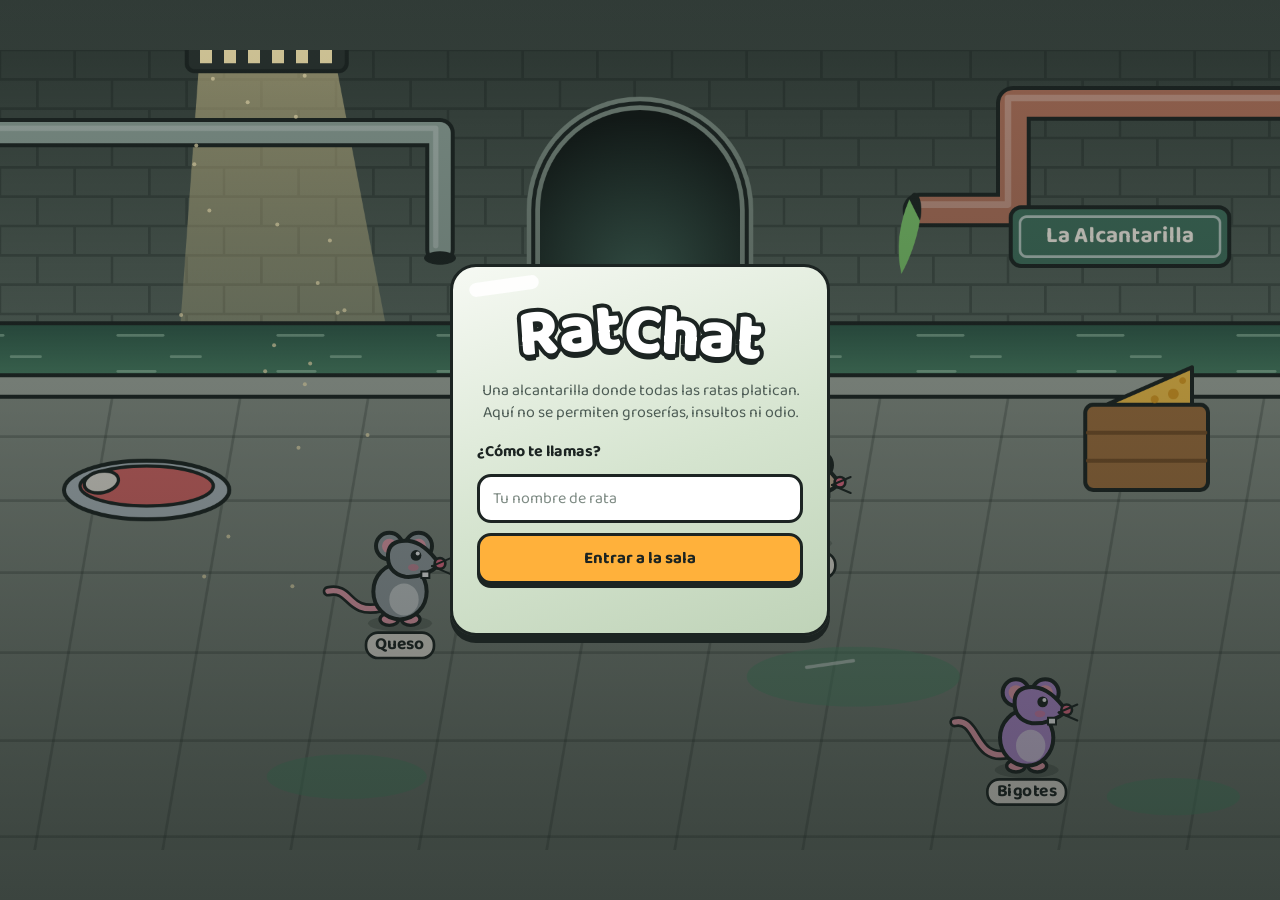
<file: cliente-web/index.html>
<!doctype html>
<html lang="es">
<head>
  <meta charset="utf-8">
  <meta name="viewport" content="width=device-width, initial-scale=1, viewport-fit=cover, interactive-widget=resizes-content">
  <meta name="theme-color" content="#26302c">
  <title>RatChat</title>
  <meta name="description" content="RatChat: un chat en la alcantarilla donde las ratas platican sin groserías.">
  <link rel="icon" type="image/svg+xml" href="img/favicon.svg">
  <link rel="icon" type="image/png" sizes="32x32" href="img/icono-32.png">
  <link rel="icon" type="image/png" sizes="16x16" href="img/icono-16.png">
  <link rel="shortcut icon" href="favicon.ico">
  <link rel="apple-touch-icon" href="img/apple-touch-icon.png">
  <link rel="manifest" href="site.webmanifest">
  <link rel="preconnect" href="https://fonts.googleapis.com">
  <link rel="preconnect" href="https://fonts.gstatic.com" crossorigin>
  <link href="https://fonts.googleapis.com/css2?family=Baloo+2:wght@500;700;800&display=swap" rel="stylesheet">
  <link rel="stylesheet" href="css/estilos.css">
</head>
<body>
  <div id="app">
    <canvas id="escena" aria-label="Sala del juego. Toca o da clic para caminar."></canvas>

    <!-- Pantalla de entrada -->
    <section id="pantalla-entrada" class="capa">
      <form id="form-entrada" class="tapa" autocomplete="off">
        <h1 class="titulo"><span>Rat</span><span>Chat</span></h1>
        <p class="lema">Una alcantarilla donde todas las ratas platican. Aquí no se permiten groserías, insultos ni odio.</p>
        <label for="campo-nombre">¿Cómo te llamas?</label>
        <input id="campo-nombre" name="nombre" maxlength="15" minlength="2" required
               placeholder="Tu nombre de rata" enterkeyhint="go" autocapitalize="words">
        <p id="error-entrada" class="error" role="alert" hidden></p>
        <button id="boton-entrar" class="boton boton-principal" type="submit">Entrar a la sala</button>
        <p id="estado-conexion" class="estado" aria-live="polite"></p>
      </form>
    </section>

    <!-- Interfaz dentro del juego -->
    <section id="hud" hidden>
      <div class="hud-arriba">
        <div class="placa">
          <strong>La Alcantarilla</strong>
          <span id="conectados">1 en la sala</span>
        </div>
        <div class="placa advertencias" title="Advertencias: a la tercera te banean">
          <span class="etiqueta-adv">Advertencias</span>
          <span class="cristales" id="cristales" aria-label="0 de 3 advertencias">
            <i></i><i></i><i></i>
          </span>
        </div>
      </div>

      <aside id="panel-chat" class="placa">
        <button id="boton-historial" class="cabecera-chat" type="button" aria-expanded="false" aria-controls="lista-chat">
          <span>Chat de la sala <small class="nota-chat" id="nota-chat">· se borra a los 5 min</small></span>
          <span class="flecha" aria-hidden="true"></span>
        </button>
        <ol id="lista-chat" aria-live="polite"></ol>
      </aside>

      <form id="form-chat" class="barra-chat" autocomplete="off">
        <input id="campo-chat" maxlength="120" placeholder="Escribe algo para todos…" enterkeyhint="send" aria-label="Mensaje">
        <button class="boton boton-principal" type="submit">Enviar</button>
      </form>
      <p id="aviso" class="aviso" role="status" hidden></p>
    </section>

    <!-- Advertencia -->
    <div id="modal-advertencia" class="fondo-modal" hidden>
      <div class="modal" role="alertdialog" aria-modal="true" aria-labelledby="adv-titulo" aria-describedby="adv-texto">
        <div class="icono-modal grieta" aria-hidden="true"></div>
        <h2 id="adv-titulo">Ese mensaje no está permitido</h2>
        <p id="adv-texto">Lo censuramos en el chat de todos.</p>
        <p class="contador" id="adv-contador"></p>
        <button id="cerrar-advertencia" class="boton boton-principal" type="button">Entendido</button>
      </div>
    </div>

    <!-- Baneo -->
    <div id="modal-baneo" class="fondo-modal" hidden>
      <div class="modal modal-baneo" role="alertdialog" aria-modal="true" aria-labelledby="ban-titulo" aria-describedby="ban-texto">
        <div class="icono-modal roto" aria-hidden="true"></div>
        <h2 id="ban-titulo">Has sido baneado</h2>
        <p id="ban-texto"></p>
        <button id="otro-usuario" class="boton boton-principal" type="button">Entrar con otro usuario</button>
      </div>
    </div>
  </div>

  <script src="js/config.js"></script>
  <script src="js/escena.js"></script>
  <script src="js/juego.js"></script>
</body>
</html>
</file>
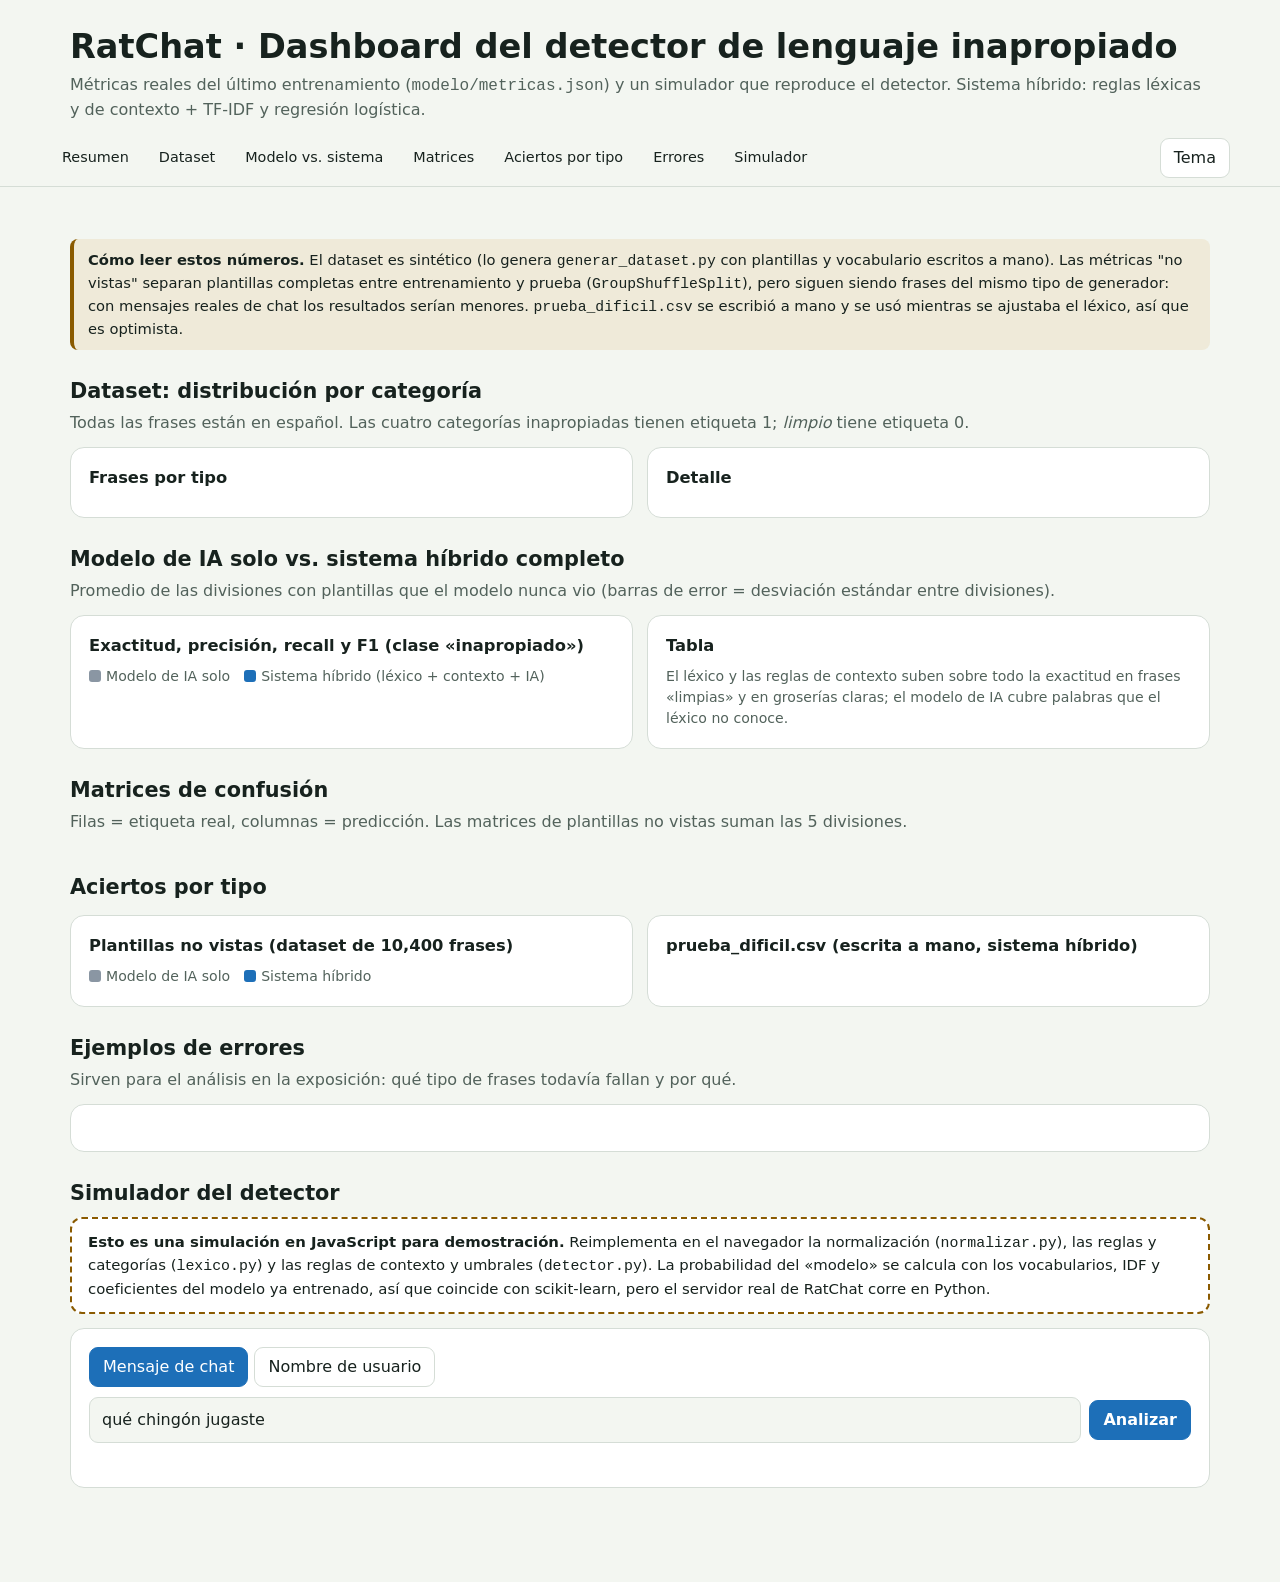
<file: servidor/dashboard_plantilla.html>
<!doctype html>
<html lang="es">
<head>
<meta charset="utf-8">
<meta name="viewport" content="width=device-width, initial-scale=1">
<title>RatChat · Dashboard del detector</title>
<link rel="icon" href="data:image/svg+xml,%3Csvg xmlns='http://www.w3.org/2000/svg' viewBox='0 0 64 64'%3E%3Crect width='64' height='64' rx='14' fill='%231c2422'/%3E%3Ccircle cx='20' cy='24' r='10' fill='%235fa8e8'/%3E%3Ccircle cx='38' cy='24' r='10' fill='%235fa8e8'/%3E%3Cpath d='M12 36 Q14 22 32 24 Q44 26 56 40 Q44 52 28 50 Q10 48 12 36Z' fill='%235fa8e8'/%3E%3Ccircle cx='31' cy='34' r='4' fill='%231c2422'/%3E%3C/svg%3E">
<style>
:root{
  --fondo:#f3f6f1; --panel:#ffffff; --texto:#17221e; --suave:#52625b; --linea:#d5ddd6;
  --acento:#1d6fb8; --acento-t:#ffffff; --ok:#1f7a4d; --mal:#b3372b; --aviso:#8a5a00;
  --c-limpio:#2a9d8f; --c-insulto:#c44536; --c-groseria:#d08a1c; --c-odio:#7b4fb5; --c-amenaza:#1d4e89;
  --modelo:#8a96a3; --sistema:#1d6fb8;
  --calor:29,111,184;
}
@media (prefers-color-scheme:dark){
  :root:not([data-tema="claro"]){
    --fondo:#101815; --panel:#18231f; --texto:#e8f0ec; --suave:#a2b3ab; --linea:#2c3b35;
    --acento:#5fa8e8; --acento-t:#0c1511; --ok:#58c48e; --mal:#ff8b7e; --aviso:#ffc15a;
    --c-limpio:#3cc3b2; --c-insulto:#ff7f6e; --c-groseria:#f1b24f; --c-odio:#b690f0; --c-amenaza:#6aa7f0;
    --modelo:#7f8d9a; --sistema:#5fa8e8; --calor:95,168,232;
  }
}
:root[data-tema="oscuro"]{
  --fondo:#101815; --panel:#18231f; --texto:#e8f0ec; --suave:#a2b3ab; --linea:#2c3b35;
  --acento:#5fa8e8; --acento-t:#0c1511; --ok:#58c48e; --mal:#ff8b7e; --aviso:#ffc15a;
  --c-limpio:#3cc3b2; --c-insulto:#ff7f6e; --c-groseria:#f1b24f; --c-odio:#b690f0; --c-amenaza:#6aa7f0;
  --modelo:#7f8d9a; --sistema:#5fa8e8; --calor:95,168,232;
}
*{box-sizing:border-box}
html{scroll-behavior:smooth}
body{margin:0;background:var(--fondo);color:var(--texto);font:16px/1.5 system-ui,-apple-system,"Segoe UI",Roboto,Arial,sans-serif}
a{color:var(--acento)}
header.cab{padding:28px 20px 8px;max-width:1180px;margin:0 auto}
h1{font-size:clamp(1.5rem,3vw,2.1rem);margin:0 0 6px;line-height:1.15}
h2{font-size:1.3rem;margin:0 0 4px}
h3{font-size:1.02rem;margin:0 0 8px}
.sub{color:var(--suave);margin:0}
nav.menu{position:sticky;top:0;z-index:5;background:var(--fondo);border-bottom:1px solid var(--linea);padding:8px 20px}
nav.menu .in{max-width:1180px;margin:0 auto;display:flex;gap:6px;flex-wrap:wrap;align-items:center}
nav.menu a{padding:5px 11px;border-radius:999px;text-decoration:none;color:var(--texto);font-size:.9rem;border:1px solid transparent}
nav.menu a:hover{border-color:var(--linea);background:var(--panel)}
nav.menu button{margin-left:auto}
main{max-width:1180px;margin:0 auto;padding:12px 20px 60px}
section.bloque{margin-top:26px}
.panel{background:var(--panel);border:1px solid var(--linea);border-radius:14px;padding:18px}
.rejilla{display:grid;gap:14px}
.g4{grid-template-columns:repeat(auto-fit,minmax(200px,1fr))}
.g2{grid-template-columns:repeat(auto-fit,minmax(340px,1fr))}
.g3{grid-template-columns:repeat(auto-fit,minmax(300px,1fr))}
.kpi .n{font-size:2rem;font-weight:700;line-height:1.1}
.kpi .t{color:var(--suave);font-size:.9rem}
.nota{color:var(--suave);font-size:.88rem;margin:8px 0 0}
.aviso-caja{border-left:4px solid var(--aviso);background:rgba(200,150,40,.12);padding:10px 14px;border-radius:8px;font-size:.92rem}
button,.chip{font:inherit;cursor:pointer}
button{border:1px solid var(--linea);background:var(--panel);color:var(--texto);padding:7px 13px;border-radius:9px}
button.primario{background:var(--acento);color:var(--acento-t);border-color:var(--acento);font-weight:600}
button:focus-visible,input:focus-visible,a:focus-visible{outline:3px solid var(--acento);outline-offset:2px}
.tabs{display:flex;gap:6px;flex-wrap:wrap;margin:0 0 10px}
.tabs button[aria-pressed="true"]{background:var(--acento);color:var(--acento-t);border-color:var(--acento)}
svg text{fill:var(--texto);font-family:inherit}
svg .suave{fill:var(--suave)}
.leyenda{display:flex;gap:14px;flex-wrap:wrap;font-size:.88rem;color:var(--suave);margin:6px 0 0}
.leyenda i{display:inline-block;width:12px;height:12px;border-radius:3px;margin-right:5px;vertical-align:-1px}
table.tabla{border-collapse:collapse;width:100%;font-size:.92rem}
table.tabla th,table.tabla td{padding:6px 8px;border-bottom:1px solid var(--linea);text-align:left}
table.tabla td.num,table.tabla th.num{text-align:right;font-variant-numeric:tabular-nums}
.matriz{display:grid;grid-template-columns:auto 1fr 1fr;gap:4px;font-size:.9rem;align-items:stretch}
.matriz .eti{color:var(--suave);padding:4px 6px;display:flex;align-items:center;justify-content:center;text-align:center;font-size:.82rem}
.celda{border-radius:8px;padding:12px 6px;text-align:center;border:1px solid var(--linea)}
.celda b{display:block;font-size:1.25rem;font-variant-numeric:tabular-nums}
.celda span{font-size:.8rem;color:var(--suave)}
.lista-err{list-style:none;margin:0;padding:0;max-height:340px;overflow:auto}
.lista-err li{padding:7px 4px;border-bottom:1px solid var(--linea);font-size:.92rem;display:flex;gap:10px;flex-wrap:wrap;align-items:baseline}
.etq{font-size:.76rem;padding:1px 8px;border-radius:999px;border:1px solid var(--linea);color:var(--suave);white-space:nowrap}
.mono{font-family:ui-monospace,SFMono-Regular,Menlo,Consolas,monospace}
/* simulador */
.sim-banda{background:var(--panel);border:2px dashed var(--aviso);border-radius:12px;padding:12px 16px;margin:8px 0 14px;font-size:.93rem}
.sim-form{display:flex;gap:8px;flex-wrap:wrap;align-items:center}
.sim-form input[type=text]{flex:1 1 280px;min-width:0;padding:10px 12px;font:inherit;border-radius:9px;border:1px solid var(--linea);background:var(--fondo);color:var(--texto)}
.chips{display:flex;gap:6px;flex-wrap:wrap;margin:10px 0}
.chip{border:1px solid var(--linea);background:var(--fondo);padding:3px 11px;border-radius:999px;font-size:.86rem}
.chip:hover{border-color:var(--acento)}
ol.pasos{list-style:none;margin:16px 0 0;padding:0;display:grid;gap:10px}
ol.pasos>li{background:var(--panel);border:1px solid var(--linea);border-radius:12px;padding:12px 14px;display:grid;grid-template-columns:34px 1fr;gap:10px}
ol.pasos .nro{width:30px;height:30px;border-radius:50%;background:var(--acento);color:var(--acento-t);display:flex;align-items:center;justify-content:center;font-weight:700}
ol.pasos h4{margin:0 0 4px;font-size:.98rem}
ol.pasos p{margin:2px 0;font-size:.92rem}
.tok{display:inline-block;margin:2px 4px 2px 0;padding:2px 8px;border-radius:7px;border:1px solid var(--linea);font-size:.88rem}
.tok.m-groseria,.tok.m-insulto,.tok.m-odio,.tok.m-amenaza{font-weight:600}
.tok.m-groseria{border-color:var(--c-groseria);background:color-mix(in srgb,var(--c-groseria) 18%,transparent)}
.tok.m-insulto{border-color:var(--c-insulto);background:color-mix(in srgb,var(--c-insulto) 18%,transparent)}
.tok.m-odio{border-color:var(--c-odio);background:color-mix(in srgb,var(--c-odio) 18%,transparent)}
.tok.m-amenaza{border-color:var(--c-amenaza);background:color-mix(in srgb,var(--c-amenaza) 18%,transparent)}
.res-final{font-size:1.05rem}
.censurado{font-size:1.25rem;font-weight:600;word-break:break-word}
.barra{position:relative;height:18px;border-radius:9px;background:var(--linea);overflow:visible;margin:12px 0 22px}
.barra .rel{position:absolute;left:0;top:0;bottom:0;border-radius:9px;background:var(--acento)}
.barra .marca{position:absolute;top:-5px;bottom:-5px;width:2px;background:var(--texto)}
.barra .marca span{position:absolute;top:26px;left:50%;transform:translateX(-50%);font-size:.74rem;color:var(--suave);white-space:nowrap}
.veredicto{display:inline-block;padding:3px 12px;border-radius:999px;font-weight:700;font-size:.92rem}
.v-ok{background:color-mix(in srgb,var(--ok) 20%,transparent);color:var(--ok);border:1px solid var(--ok)}
.v-mal{background:color-mix(in srgb,var(--mal) 18%,transparent);color:var(--mal);border:1px solid var(--mal)}
footer{max-width:1180px;margin:0 auto;padding:0 20px 40px;color:var(--suave);font-size:.86rem}
.sr{position:absolute;left:-9999px}
@media (max-width:560px){ol.pasos>li{grid-template-columns:1fr}}
</style>
</head>
<body>
<header class="cab">
  <h1>RatChat · Dashboard del detector de lenguaje inapropiado</h1>
  <p class="sub">Métricas reales del último entrenamiento (<span class="mono">modelo/metricas.json</span>) y un simulador que reproduce el detector. Sistema híbrido: reglas léxicas y de contexto + TF-IDF y regresión logística.</p>
</header>
<nav class="menu" aria-label="Secciones"><div class="in">
  <a href="#resumen">Resumen</a><a href="#dataset">Dataset</a><a href="#comparativa">Modelo vs. sistema</a>
  <a href="#confusion">Matrices</a><a href="#tipos">Aciertos por tipo</a><a href="#errores">Errores</a><a href="#simulador">Simulador</a>
  <button id="btn-tema" type="button" title="Cambiar entre tema claro y oscuro">Tema</button>
</div></nav>
<main>
  <section class="bloque" id="resumen"><div class="rejilla g4" id="kpis"></div>
    <p class="aviso-caja" style="margin-top:14px"><b>Cómo leer estos números.</b> El dataset es sintético (lo genera <span class="mono">generar_dataset.py</span> con plantillas y vocabulario escritos a mano). Las métricas "no vistas" separan plantillas completas entre entrenamiento y prueba (<span class="mono">GroupShuffleSplit</span>), pero siguen siendo frases del mismo tipo de generador: con mensajes reales de chat los resultados serían menores. <span class="mono">prueba_dificil.csv</span> se escribió a mano y se usó mientras se ajustaba el léxico, así que es optimista.</p>
  </section>

  <section class="bloque" id="dataset">
    <h2>Dataset: distribución por categoría</h2>
    <p class="sub">Todas las frases están en español. Las cuatro categorías inapropiadas tienen etiqueta 1; <i>limpio</i> tiene etiqueta 0.</p>
    <div class="rejilla g2" style="margin-top:12px">
      <div class="panel"><h3>Frases por tipo</h3><div id="g-dataset"></div></div>
      <div class="panel"><h3>Detalle</h3><div id="t-dataset"></div></div>
    </div>
  </section>

  <section class="bloque" id="comparativa">
    <h2>Modelo de IA solo vs. sistema híbrido completo</h2>
    <p class="sub">Promedio de las divisiones con plantillas que el modelo nunca vio (barras de error = desviación estándar entre divisiones).</p>
    <div class="rejilla g2" style="margin-top:12px">
      <div class="panel"><h3>Exactitud, precisión, recall y F1 (clase «inapropiado»)</h3><div id="g-comparativa"></div>
        <div class="leyenda"><span><i style="background:var(--modelo)"></i>Modelo de IA solo</span><span><i style="background:var(--sistema)"></i>Sistema híbrido (léxico + contexto + IA)</span></div></div>
      <div class="panel"><h3>Tabla</h3><div id="t-comparativa"></div>
        <p class="nota">El léxico y las reglas de contexto suben sobre todo la exactitud en frases «limpias» y en groserías claras; el modelo de IA cubre palabras que el léxico no conoce.</p></div>
    </div>
  </section>

  <section class="bloque" id="confusion">
    <h2>Matrices de confusión</h2>
    <p class="sub">Filas = etiqueta real, columnas = predicción. Las matrices de plantillas no vistas suman las 5 divisiones.</p>
    <div class="rejilla g3" style="margin-top:12px" id="matrices"></div>
  </section>

  <section class="bloque" id="tipos">
    <h2>Aciertos por tipo</h2>
    <div class="rejilla g2" style="margin-top:12px">
      <div class="panel"><h3>Plantillas no vistas (dataset de 10,400 frases)</h3><div id="g-tipos"></div>
        <div class="leyenda"><span><i style="background:var(--modelo)"></i>Modelo de IA solo</span><span><i style="background:var(--sistema)"></i>Sistema híbrido</span></div></div>
      <div class="panel"><h3>prueba_dificil.csv (escrita a mano, sistema híbrido)</h3><div id="g-dificil"></div>
        <p class="nota" id="n-dificil"></p></div>
    </div>
  </section>

  <section class="bloque" id="errores">
    <h2>Ejemplos de errores</h2>
    <p class="sub">Sirven para el análisis en la exposición: qué tipo de frases todavía fallan y por qué.</p>
    <div class="panel" style="margin-top:12px">
      <div class="tabs" id="tabs-err"></div>
      <ul class="lista-err" id="lista-err"></ul>
    </div>
  </section>

  <section class="bloque" id="simulador">
    <h2>Simulador del detector</h2>
    <div class="sim-banda"><b>Esto es una simulación en JavaScript para demostración.</b> Reimplementa en el navegador la normalización (<span class="mono">normalizar.py</span>), las reglas y categorías (<span class="mono">lexico.py</span>) y las reglas de contexto y umbrales (<span class="mono">detector.py</span>). La probabilidad del «modelo» se calcula con los vocabularios, IDF y coeficientes del modelo ya entrenado, así que coincide con scikit-learn, pero el servidor real de RatChat corre en Python.</div>
    <div class="panel">
      <div class="tabs" role="group" aria-label="Qué probar"><button type="button" id="modo-chat" aria-pressed="true">Mensaje de chat</button><button type="button" id="modo-nombre" aria-pressed="false">Nombre de usuario</button></div>
      <form class="sim-form" id="form-sim" autocomplete="off">
        <label class="sr" for="entrada">Texto a probar</label>
        <input type="text" id="entrada" maxlength="120" placeholder="Escribe un mensaje…" value="qué chingón jugaste">
        <button class="primario" type="submit">Analizar</button>
      </form>
      <div class="chips" id="chips" aria-label="Ejemplos"></div>
      <ol class="pasos" id="pasos" aria-live="polite"></ol>
    </div>
  </section>
</main>
<footer id="pie"></footer>

<script>
const DATOS = /*__DATOS__*/null;
</script>

<script>
/* ===================== Motor del detector (réplica en JavaScript) ===================== */
const Motor = (() => {
  const D = DATOS, L = D.lexico;
  const UMBRAL_CONTEXTO = 0.5, UMBRAL_MODELO = 0.85, UMBRAL_NOMBRE = 0.85;
  const PRIORIDAD = {amenaza: 3, odio: 2, groseria: 1, insulto: 0};

  const R = {
    raiz: new RegExp(L.patron_raiz), palabra: new RegExp(L.patron_palabra), odio: new RegExp(L.patron_odio),
    contexto: new RegExp(L.patron_contexto), ingles: new RegExp(L.patron_ingles),
    fOdio: L.frases_odio.map(s => new RegExp(s, "g")),
    fAmenaza: L.frases_amenaza.map(s => new RegExp(s, "g")),
    seguros: L.seguros_amenaza.map(s => new RegExp(s)),
    fGros: L.frases_groseras.map(s => new RegExp(s, "g")),
    segurosNombre: new RegExp(L.nombres_seguros, "g"),
  };
  const NORMALES = new Set(L.normales), S_INS = new Set(L.senal_insulto), S_ANI = new Set(L.senal_animal);

  /* ---- normalizar.py ---- */
  const LEET = {"0": "o", "1": "i", "3": "e", "4": "a", "5": "s", "7": "t", "@": "a", "$": "s"};
  const quitarAcentos = t => t.normalize("NFD").replace(/\p{Mn}/gu, "");
  const LETRA = "0-9A-Za-zÀ-ÖØ-öø-ÿ@$";
  const TOKEN_RE = new RegExp(`[${LETRA}]+(?:[.\\-_*·'´\`]+[${LETRA}]+)*`, "g");
  function normalizarToken(tok) {
    let t = quitarAcentos(tok.toLowerCase());
    if (/\p{L}/u.test(t)) t = Array.from(t, c => LEET[c] ?? c).join("");
    t = t.replace(/[^a-z]/g, "");
    return t.replace(/(.)\1{2,}/g, "$1$1");
  }
  function tokenizar(texto) {
    const crudos = [];
    for (const m of texto.matchAll(TOKEN_RE)) {
      const p = normalizarToken(m[0]);
      if (p) crudos.push([p, m.index, m.index + m[0].length, m[0]]);
    }
    const salida = []; let i = 0;
    while (i < crudos.length) {
      let j = i;
      while (j < crudos.length && crudos[j][0].length === 1) j++;
      if (j - i >= 3) {
        salida.push([crudos.slice(i, j).map(c => c[0]).join(""), crudos[i][1], crudos[j - 1][2], texto.slice(crudos[i][1], crudos[j - 1][2])]);
        i = j;
      } else { salida.push(crudos[i]); i++; }
    }
    return salida;
  }

  /* ---- modelo de IA: TF-IDF (palabras 1-2 + letras 2-5) y regresión logística ---- */
  const MODELO = D.modelo;
  const indice = b => new Map(MODELO[b].terminos.map((t, i) => [t, i]));
  const IDX = {palabras: indice("palabras"), letras: indice("letras")};
  function rasgosPalabras(texto) {
    const t = texto.match(/\b\w\w+\b/g) || [], r = [];
    for (let n = 1; n <= 2; n++) for (let i = 0; i + n <= t.length; i++) r.push(t.slice(i, i + n).join(" "));
    return r;
  }
  function rasgosLetras(texto) {
    const r = [];
    for (const pal of texto.replace(/\s+/g, " ").split(" ").filter(Boolean)) {
      const w = " " + pal + " ", largo = w.length;
      for (let n = 2; n <= 5; n++) {
        let off = 0; r.push(w.slice(off, off + n));
        while (off + n < largo) { off++; r.push(w.slice(off, off + n)); }
        if (off === 0) break;
      }
    }
    return r;
  }
  function bloque(nombre, rasgos) {
    const cuenta = new Map(), idx = IDX[nombre], B = MODELO[nombre];
    for (const f of rasgos) { const i = idx.get(f); if (i !== undefined) cuenta.set(i, (cuenta.get(i) || 0) + 1); }
    let norma = 0; const v = [];
    for (const [i, c] of cuenta) { const x = (1 + Math.log(c)) * B.idf[i]; v.push([i, x]); norma += x * x; }
    norma = Math.sqrt(norma);
    return norma === 0 ? [] : v.map(([i, x]) => ({termino: B.terminos[i], aporte: B.coef[i] * x / norma, tipo: nombre}));
  }
  function modelo(textoNormalizado) {
    const aportes = [...bloque("palabras", rasgosPalabras(textoNormalizado)), ...bloque("letras", rasgosLetras(textoNormalizado))];
    const z = aportes.reduce((s, a) => s + a.aporte, MODELO.intercepto);
    aportes.sort((a, b) => b.aporte - a.aporte);
    return {probabilidad: 1 / (1 + Math.exp(-z)), logit: z, aportes};
  }

  /* ---- lexico.py ---- */
  const esGroseria = p => !NORMALES.has(p) && (R.raiz.test(p) || R.palabra.test(p));
  const esIngles = p => R.ingles.test(p);
  const esOdio = p => R.odio.test(p);
  const esContexto = p => R.contexto.test(p);
  function contextoInsulto(palabras, i) {
    if (palabras.some(p => S_ANI.has(p))) return false;
    return palabras.slice(Math.max(0, i - 3), i).some(p => S_INS.has(p));
  }
  function coincidencias(regs, plano) {
    const out = [];
    for (const r of regs) { r.lastIndex = 0; for (const m of plano.matchAll(r)) out.push({inicio: m.index, fin: m.index + m[0].length, texto: m[0], patron: r.source}); }
    return out;
  }
  const fraseAmenaza = plano => R.seguros.some(r => r.test(plano)) ? [] : coincidencias(R.fAmenaza, plano);

  /* ---- detector.py: analizar ---- */
  function analizar(texto) {
    texto = texto || "";
    const toks = tokenizar(texto), palabras = toks.map(t => t[0]), plano = palabras.join(" ");
    const mod = modelo(plano), prob = mod.probabilidad;
    const marcados = new Map(), razones = [];
    const marcar = (i, cat, razon) => {
      if (!marcados.has(i) || PRIORIDAD[cat] > PRIORIDAD[marcados.get(i)]) marcados.set(i, cat);
      razones.push({indice: i, categoria: cat, razon});
    };
    // 1) palabras sueltas
    palabras.forEach((p, i) => {
      if (esOdio(p)) marcar(i, "odio", "palabra de odio del léxico");
      else if (esGroseria(p)) marcar(i, "groseria", "grosería del léxico");
      else if (esIngles(p)) marcar(i, "groseria", "grosería (léxico en inglés)");
    });
    // 2) frases
    const pos = []; let c = 0; palabras.forEach(p => { pos.push([c, c + p.length]); c += p.length + 1; });
    const tokensDe = m => pos.map((r, i) => (r[0] < m.fin && r[1] > m.inicio) ? i : -1).filter(i => i >= 0);
    const frases = [];
    for (const [cat, lista, etiqueta] of [["amenaza", fraseAmenaza(plano), "frase de amenaza"],
                                            ["odio", coincidencias(R.fOdio, plano), "frase de odio"],
                                            ["groseria", coincidencias(R.fGros, plano), "frase grosera"]]) {
      for (const m of lista) { frases.push({categoria: cat, texto: m.texto, tipo: etiqueta}); tokensDe(m).forEach(i => marcar(i, cat, `${etiqueta}: «${m.texto}»`)); }
    }
    let motivo = marcados.size ? "lexico" : "";
    // 3) palabras ambiguas (contexto)
    const contexto = [];
    palabras.forEach((p, i) => {
      if (marcados.has(i) || !esContexto(p)) return;
      const senal = contextoInsulto(palabras, i), animal = palabras.some(w => S_ANI.has(w));
      const censura = senal || (prob >= UMBRAL_CONTEXTO && !animal);
      contexto.push({palabra: p, senal, animal, censura});
      if (censura) { marcar(i, "insulto", senal ? "palabra ambigua con señal de insulto antes de ella" : "palabra ambigua y el modelo supera 0.5"); motivo = motivo || "contexto"; }
    });
    // 4) modelo sin palabra conocida
    let porModelo = false;
    if (!marcados.size && prob >= UMBRAL_MODELO && toks.length) {
      toks.forEach((_, i) => marcar(i, "insulto", "mensaje completo clasificado por el modelo (≥ 0.85)"));
      motivo = "modelo"; porModelo = true;
    }
    const resultado = {original: texto, tokens: toks, palabras, normalizado: plano, probabilidad: prob, modelo: mod,
      marcados, razones, frases, contexto, porModelo, motivo, esInapropiado: marcados.size > 0, categoria: "", censurado: texto, palabrasCensuradas: []};
    if (marcados.size) {
      resultado.categoria = [...marcados.values()].reduce((a, b) => PRIORIDAD[b] > PRIORIDAD[a] ? b : a);
      const out = Array.from(texto);   // índices UTF-16 como los de matchAll: se usa split por unidades
      const arr = texto.split("");
      for (const i of [...marcados.keys()].sort((a, b) => a - b)) {
        for (let k = toks[i][1]; k < toks[i][2]; k++) if (!/\s/.test(arr[k])) arr[k] = "*";
        resultado.palabrasCensuradas.push(texto.slice(toks[i][1], toks[i][2]));
      }
      resultado.censurado = arr.join("");
    }
    return resultado;
  }

  /* ---- detector.py: nombre_permitido ---- */
  const LEET_NOMBRE = {"0": "o", "1": "i", "3": "e", "4": "a", "5": "s", "7": "t", "@": "a", "$": "s", "!": "i"};
  function nombrePermitido(nombre) {
    const pasos = [];
    const sinAc = quitarAcentos(nombre.toLowerCase());
    let compacto = Array.from(sinAc, c => LEET_NOMBRE[c] ?? c).join("").replace(/[^a-z]/g, "");
    compacto = compacto.replace(/(.)\1{2,}/g, "$1$1");
    R.segurosNombre.lastIndex = 0;
    const sinSeguros = compacto.replace(R.segurosNombre, "");
    pasos.push({paso: "Nombre compacto (sin símbolos ni repeticiones)", valor: compacto});
    if (sinSeguros !== compacto) pasos.push({paso: "Se quitan palabras normales que contienen raíces peligrosas (lista de excepciones)", valor: sinSeguros || "(vacío)"});
    const hit = L.raices_nombre.find(r => sinSeguros.includes(r));
    if (hit) return {permitido: false, motivo: "raíz prohibida dentro del nombre", detalle: `«${hit}»`, compacto, pasos};
    const sinRep = sinSeguros.replace(/(.)\1+/g, "$1");
    const hit2 = L.raices_nombre.filter(r => r.length >= 5).find(r => sinRep.includes(r.replace(/(.)\1+/g, "$1")));
    if (hit2) return {permitido: false, motivo: "raíz prohibida con letras repetidas", detalle: `«${hit2}»`, compacto, pasos};
    const a = analizar(nombre);
    if (a.esInapropiado && a.motivo !== "contexto") return {permitido: false, motivo: `el detector de chat lo censura (${a.motivo}, ${a.categoria})`, detalle: a.censurado, compacto, pasos, analisis: a};
    const p = a.probabilidad;
    if (p >= UMBRAL_NOMBRE) return {permitido: false, motivo: "el modelo de IA lo considera inapropiado (≥ 0.85)", detalle: p.toFixed(3), compacto, pasos, analisis: a};
    return {permitido: true, motivo: "no se encontró nada inapropiado", detalle: p.toFixed(3), compacto, pasos, analisis: a};
  }

  return {tokenizar, analizar, nombrePermitido, UMBRAL_CONTEXTO, UMBRAL_MODELO, UMBRAL_NOMBRE};
})();
if (typeof module !== "undefined") module.exports = Motor;
</script>

<script>
/* ===================== Interfaz ===================== */
(() => {
  if (typeof document === "undefined") return;
  const M = DATOS.metricas;
  const $ = id => document.getElementById(id);
  const esc = s => String(s).replace(/[&<>"]/g, c => ({"&": "&amp;", "<": "&lt;", ">": "&gt;", '"': "&quot;"}[c]));
  const pct = (x, d = 1) => (x * 100).toFixed(d) + " %";
  const num = x => x.toLocaleString("es-MX");
  const TIPOS = ["limpio", "insulto", "groseria", "odio", "amenaza"];
  const NOMBRE_TIPO = {limpio: "Limpio", insulto: "Insulto", groseria: "Grosería", odio: "Odio", amenaza: "Amenaza"};
  const color = t => `var(--c-${t})`;
  const NS = "http://www.w3.org/2000/svg";

  /* ---------- tema ---------- */
  const raiz = document.documentElement;
  try { const g = localStorage.getItem("ratchat-tema"); if (g) raiz.dataset.tema = g; } catch (e) {}
  $("btn-tema").addEventListener("click", () => {
    const oscuroSistema = matchMedia("(prefers-color-scheme: dark)").matches;
    const actual = raiz.dataset.tema || (oscuroSistema ? "oscuro" : "claro");
    raiz.dataset.tema = actual === "oscuro" ? "claro" : "oscuro";
    try { localStorage.setItem("ratchat-tema", raiz.dataset.tema); } catch (e) {}
  });

  /* ---------- resumen ---------- */
  const ds = M.dataset, ps = M.plantillas_no_vistas, pd = M.prueba_dificil;
  const kpi = (n, t) => `<div class="panel kpi"><div class="n">${n}</div><div class="t">${t}</div></div>`;
  $("kpis").innerHTML =
    kpi(num(ds.frases), `frases etiquetadas (${num(ds.caracteres)} caracteres, ${ds.plantillas} plantillas)`) +
    kpi(pct(ps.sistema_completo.exactitud.promedio), "exactitud del sistema híbrido en plantillas no vistas") +
    kpi(pct(ps.modelo_ia_solo.exactitud.promedio), "exactitud del modelo de IA solo, mismas pruebas") +
    kpi(pct(pd.exactitud), `prueba_dificil.csv (${pd.frases} frases a mano, optimista)`);

  /* ---------- gráficas SVG ---------- */
  function el(tag, attrs, hijos) {
    const e = document.createElementNS(NS, tag);
    for (const k in attrs) e.setAttribute(k, attrs[k]);
    if (typeof hijos === "string") e.textContent = hijos;
    return e;
  }
  function svgBase(ancho, alto, etiqueta) {
    const s = el("svg", {viewBox: `0 0 ${ancho} ${alto}`, width: "100%", role: "img", "aria-label": etiqueta});
    s.style.display = "block"; s.style.maxWidth = "100%"; return s;
  }
  /* barras horizontales: filas = [{etiqueta, valor, color, texto}] */
  function barrasH(contenedor, filas, max, etiqueta) {
    const ancho = 560, alto = 18 + filas.length * 44, izq = 92;
    const s = svgBase(ancho, alto, etiqueta);
    filas.forEach((f, i) => {
      const y = 10 + i * 44, w = Math.max(2, (ancho - izq - 90) * f.valor / max);
      s.append(el("text", {x: izq - 8, y: y + 20, "text-anchor": "end", "font-size": 14}, f.etiqueta));
      s.append(el("rect", {x: izq, y, width: w, height: 28, rx: 6, fill: f.color}));
      s.append(el("text", {x: izq + w + 8, y: y + 20, "font-size": 14, "font-weight": 600}, f.texto));
    });
    contenedor.replaceChildren(s);
  }
  /* barras verticales agrupadas: grupos = [{etiqueta, valores:[{v, sd, color}]}] con eje 0..1 */
  function barrasAgrupadas(contenedor, grupos, minY, etiqueta) {
    const ancho = 560, alto = 300, izq = 44, abajo = 46, arriba = 14, der = 8;
    const s = svgBase(ancho, alto, etiqueta), hy = alto - abajo - arriba;
    const yv = v => arriba + hy * (1 - (v - minY) / (1 - minY));
    for (let k = 0; k <= 4; k++) {
      const v = minY + (1 - minY) * k / 4, y = yv(v);
      s.append(el("line", {x1: izq, x2: ancho - der, y1: y, y2: y, stroke: "var(--linea)"}));
      s.append(el("text", {x: izq - 6, y: y + 4, "text-anchor": "end", "font-size": 11, class: "suave"}, (v * 100).toFixed(0) + "%"));
    }
    const ag = (ancho - izq - der) / grupos.length;
    grupos.forEach((g, i) => {
      const n = g.valores.length, bw = Math.min(34, (ag - 14) / n), x0 = izq + i * ag + (ag - bw * n) / 2;
      g.valores.forEach((b, j) => {
        const x = x0 + j * bw, y = yv(Math.max(b.v, minY));
        s.append(el("rect", {x: x + 1, y, width: bw - 2, height: Math.max(1, alto - abajo - y), rx: 4, fill: b.color}));
        if (b.sd) { const cx = x + bw / 2; s.append(el("line", {x1: cx, x2: cx, y1: yv(Math.min(1, b.v + b.sd)), y2: yv(Math.max(minY, b.v - b.sd)), stroke: "var(--texto)", "stroke-width": 1.5})); }
        s.append(el("text", {x: x + bw / 2, y: y - 6 - (b.sd ? 4 : 0), "text-anchor": "middle", "font-size": 10.5, "font-weight": 600}, (b.v * 100).toFixed(1)));
      });
      s.append(el("text", {x: izq + i * ag + ag / 2, y: alto - abajo + 18, "text-anchor": "middle", "font-size": 12.5}, g.etiqueta));
    });
    contenedor.replaceChildren(s);
  }

  /* dataset */
  const tot = ds.frases;
  barrasH($("g-dataset"), TIPOS.map(t => ({etiqueta: NOMBRE_TIPO[t], valor: ds.por_tipo[t] || 0, color: color(t),
    texto: `${num(ds.por_tipo[t] || 0)} (${pct((ds.por_tipo[t] || 0) / tot, 1)})`})),
    Math.max(...Object.values(ds.por_tipo)), "Frases por tipo en el dataset");
  const inapropiadas = TIPOS.filter(t => t !== "limpio").reduce((s, t) => s + (ds.por_tipo[t] || 0), 0);
  $("t-dataset").innerHTML = `<table class="tabla"><thead><tr><th>Tipo</th><th class="num">Frases</th><th class="num">Plantillas</th><th>Etiqueta</th></tr></thead><tbody>` +
    TIPOS.map(t => `<tr><td><i style="display:inline-block;width:11px;height:11px;border-radius:3px;background:${color(t)};margin-right:6px"></i>${NOMBRE_TIPO[t]}</td><td class="num">${num(ds.por_tipo[t] || 0)}</td><td class="num">${(ds.plantillas_por_tipo || {})[t] ?? "—"}</td><td>${t === "limpio" ? "0 (apropiado)" : "1 (inapropiado)"}</td></tr>`).join("") +
    `<tr><td><b>Total</b></td><td class="num"><b>${num(tot)}</b></td><td class="num"><b>${ds.plantillas}</b></td><td>${num(inapropiadas)} con etiqueta 1</td></tr></tbody></table>` +
    `<p class="nota">${ds.frases_externas ? `Incluye ${num(ds.frases_externas)} frases de <span class="mono">externos.csv</span>.` : "Sin datasets externos: todas las frases las genera generar_dataset.py."}</p>`;

  /* comparativa */
  const METS = [["exactitud", "Exactitud"], ["precision", "Precisión"], ["recall", "Recall"], ["f1", "F1"]];
  barrasAgrupadas($("g-comparativa"), METS.map(([k, n]) => ({etiqueta: n, valores: [
    {v: ps.modelo_ia_solo[k].promedio, sd: ps.modelo_ia_solo[k].desviacion, color: "var(--modelo)"},
    {v: ps.sistema_completo[k].promedio, sd: ps.sistema_completo[k].desviacion, color: "var(--sistema)"}]})), 0.8,
    "Comparativa del modelo de IA solo y el sistema híbrido");
  $("t-comparativa").innerHTML = `<table class="tabla"><thead><tr><th>Métrica</th><th class="num">IA sola</th><th class="num">Híbrido</th></tr></thead><tbody>` +
    METS.map(([k, n]) => `<tr><td>${n}</td><td class="num">${pct(ps.modelo_ia_solo[k].promedio)} ± ${(ps.modelo_ia_solo[k].desviacion * 100).toFixed(1)}</td><td class="num">${pct(ps.sistema_completo[k].promedio)} ± ${(ps.sistema_completo[k].desviacion * 100).toFixed(1)}</td></tr>`).join("") +
    `</tbody></table><p class="nota">Eje vertical desde 80 % para distinguir las diferencias.</p>`;

  /* matrices */
  function matriz(m, titulo, nota) {
    const total = m[0][0] + m[0][1] + m[1][0] + m[1][1], mx = Math.max(m[0][0], m[0][1], m[1][0], m[1][1]);
    const c = (v, bien) => `<div class="celda" style="background:rgba(var(--calor),${(0.08 + 0.55 * v / mx).toFixed(2)})"><b>${num(v)}</b><span>${pct(v / total, 1)} del total · ${bien}</span></div>`;
    return `<div class="panel"><h3>${titulo}</h3><div class="matriz">
      <div></div><div class="eti">Predijo: apropiado</div><div class="eti">Predijo: inapropiado</div>
      <div class="eti">Real: apropiado</div>${c(m[0][0], "acierto")}${c(m[0][1], "falso positivo")}
      <div class="eti">Real: inapropiado</div>${c(m[1][0], "falso negativo")}${c(m[1][1], "acierto")}</div>
      <p class="nota">${nota}</p></div>`;
  }
  $("matrices").innerHTML =
    matriz(ps.matriz_confusion_modelo_ia_solo, "Modelo de IA solo", "5 divisiones sumadas, plantillas no vistas.") +
    matriz(ps.matriz_confusion_sistema_completo, "Sistema híbrido", "5 divisiones sumadas, plantillas no vistas.") +
    matriz(pd.matriz_confusion, "prueba_dificil.csv", `${pd.frases} frases escritas a mano (optimista).`);

  /* aciertos por tipo */
  barrasAgrupadas($("g-tipos"), TIPOS.map(t => ({etiqueta: NOMBRE_TIPO[t], valores: [
    {v: ps.aciertos_por_tipo.modelo_ia_solo[t], color: "var(--modelo)"}, {v: ps.aciertos_por_tipo.sistema_completo[t], color: "var(--sistema)"}]})), 0.7,
    "Aciertos por tipo en plantillas no vistas");
  const tiposD = Object.keys(pd.aciertos_por_tipo);
  barrasH($("g-dificil"), tiposD.map(t => ({etiqueta: NOMBRE_TIPO[t] || t, valor: pd.aciertos_por_tipo[t], color: color(t in NOMBRE_TIPO ? t : "limpio"),
    texto: `${pct(pd.aciertos_por_tipo[t], 0)} (${pd.frases_por_tipo[t]})`})), 1, "Aciertos por tipo en prueba_dificil.csv");
  $("n-dificil").textContent = "Entre paréntesis: número de frases de ese tipo. Con tan pocas frases por tipo, un solo error mueve mucho el porcentaje.";

  /* errores */
  const fuentesErr = [
    ["sis", "Sistema híbrido (plantillas no vistas)", ps.ejemplos_error_sistema_completo],
    ["mod", "Modelo de IA solo (plantillas no vistas)", ps.ejemplos_error_modelo_ia_solo],
    ["dif", "prueba_dificil.csv", pd.errores]];
  function pintarErrores(k) {
    const lista = fuentesErr.find(f => f[0] === k)[2];
    $("lista-err").innerHTML = lista.length ? lista.map(e => `<li><span class="etq">${esc(NOMBRE_TIPO[e.tipo] || e.tipo)}</span><span class="mono">${esc(e.texto)}</span><span class="etq">esperado: ${e.esperado} → predijo: ${e.predijo}</span></li>`).join("")
      : `<li>Sin errores en esta fuente.</li>`;
    [...$("tabs-err").children].forEach(b => b.setAttribute("aria-pressed", b.dataset.k === k));
  }
  fuentesErr.forEach(([k, n]) => { const b = document.createElement("button"); b.type = "button"; b.dataset.k = k; b.textContent = n; b.addEventListener("click", () => pintarErrores(k)); $("tabs-err").append(b); });
  pintarErrores("sis");

  /* ---------- simulador ---------- */
  let modo = "chat";
  const EJEMPLOS = {
    chat: ["qué chingón jugaste", "te voy a violar", "ese marica no sabe jugar", "P3ND3J0 jaja", "eres una perra", "mi perra tuvo cachorros",
           "hola Maricela", "no hay que violar las reglas", "te voy a ganar jaja", "eres un tonto", "eres un crack", "bola de lerdos"],
    nombre: ["ElPendejo99", "xXPutoXx", "P3nd3j0", "Maricela", "Computadora", "Pinche_Rata", "RataVeloz", "Nacho", "te.voy.a.violar"]};
  function chips() {
    $("chips").innerHTML = EJEMPLOS[modo].map(t => `<button type="button" class="chip">${esc(t)}</button>`).join("");
    [...$("chips").children].forEach(b => b.addEventListener("click", () => { $("entrada").value = b.textContent; correr(); }));
  }
  function setModo(m) {
    modo = m; $("modo-chat").setAttribute("aria-pressed", m === "chat"); $("modo-nombre").setAttribute("aria-pressed", m === "nombre");
    $("entrada").placeholder = m === "chat" ? "Escribe un mensaje…" : "Escribe un nombre de usuario…";
    $("entrada").value = EJEMPLOS[m][0]; chips(); correr();
  }
  $("modo-chat").addEventListener("click", () => setModo("chat"));
  $("modo-nombre").addEventListener("click", () => setModo("nombre"));
  $("form-sim").addEventListener("submit", e => { e.preventDefault(); correr(); });

  const paso = (n, titulo, cuerpo) => `<li><div class="nro">${n}</div><div><h4>${titulo}</h4>${cuerpo}</div></li>`;
  const marcaTok = (r, i) => r.marcados.has(i) ? " m-" + r.marcados.get(i) : "";
  function barraProb(p) {
    return `<div class="barra" role="img" aria-label="Probabilidad ${p.toFixed(3)}"><div class="rel" style="width:${(p * 100).toFixed(1)}%"></div>
      <div class="marca" style="left:50%"><span>0.5 contexto</span></div><div class="marca" style="left:85%"><span>0.85 sin palabra conocida</span></div></div>`;
  }
  function correr() {
    const t = $("entrada").value;
    const r = Motor.analizar(t);
    const cat = r.categoria ? NOMBRE_TIPO[r.categoria] : "—";
    let html = "";
    html += paso(1, "Texto original", `<p class="mono">${esc(t) || "(vacío)"}</p>`);
    html += paso(2, "Normalización y tokens <span class=\"etq\">normalizar.py</span>",
      `<p>Texto normalizado: <span class="mono">${esc(r.normalizado) || "(vacío)"}</span></p><p>` +
      (r.tokens.length ? r.tokens.map((k, i) => `<span class="tok${marcaTok(r, i)}" title="Original: ${esc(k[3])}">${esc(k[3])} → <b>${esc(k[0])}</b></span>`).join("") : "Sin palabras.") +
      `</p><p class="nota">Quita acentos, cambia números y símbolos por letras (P3ND3J0 → pendejo), reduce letras repetidas y junta letras sueltas (p e n d e j o).</p>`);
    const lex = r.razones.filter(x => !String(x.razon).startsWith("palabra ambigua") && !String(x.razon).startsWith("mensaje completo"));
    html += paso(3, "Léxico y frases <span class=\"etq\">lexico.py</span>",
      lex.length ? "<p>" + lex.map(x => `<span class="tok m-${x.categoria}">${esc(r.palabras[x.indice])}</span> ${esc(x.razon)} → <b>${NOMBRE_TIPO[x.categoria]}</b>`).join("</p><p>") + "</p>"
        : "<p>No se encontraron groserías, palabras de odio ni amenazas conocidas.</p>");
    html += paso(4, "Palabras ambiguas y contexto <span class=\"etq\">detector.py</span>",
      r.contexto.length ? "<p>" + r.contexto.map(x => `<span class="tok">${esc(x.palabra)}</span> señal de insulto antes: <b>${x.senal ? "sí" : "no"}</b> · animal u objeto cercano: <b>${x.animal ? "sí" : "no"}</b> → <b>${x.censura ? "se censura" : "se deja"}</b>`).join("</p><p>") + "</p>"
        : "<p>No hay palabras ambiguas (como «perra» o «tonto») en el mensaje.</p>");
    const top = r.modelo.aportes.slice(0, 5);
    html += paso(5, "Modelo de IA <span class=\"etq\">simulado en JS · TF-IDF + regresión logística</span>",
      `<p>Probabilidad estimada de «inapropiado»: <b>${r.probabilidad.toFixed(3)}</b></p>${barraProb(r.probabilidad)}` +
      `<p class="nota">Rasgos que más empujan hacia «inapropiado»: ${top.filter(a => a.aporte > 0).map(a => `<span class="mono">«${esc(a.termino.trim())}»</span> (+${a.aporte.toFixed(2)})`).join(", ") || "ninguno"}. ` +
      `Solo decide cuando no hay palabra conocida (≥ ${Motor.UMBRAL_MODELO}) o para palabras ambiguas (≥ ${Motor.UMBRAL_CONTEXTO}).</p>`);
    if (modo === "chat") {
      const motivoTxt = {lexico: "lexico (léxico y frases)", contexto: "contexto (palabra ambigua)", modelo: "modelo (simulado)"}[r.motivo] || "—";
      html += paso(6, "Resultado para un mensaje de chat",
        `<p><span class="veredicto ${r.esInapropiado ? "v-mal" : "v-ok"}">${r.esInapropiado ? "SE CENSURA" : "SE PERMITE"}</span></p>
         <p>Categoría: <b>${cat}</b> · Motivo: <b>${motivoTxt}</b> · Probabilidad: <b>${r.probabilidad.toFixed(3)}</b></p>
         <p>Texto que ve el chat:</p><p class="censurado mono">${esc(r.censurado) || "(vacío)"}</p>
         ${r.esInapropiado ? `<p class="nota">Palabras censuradas: ${r.palabrasCensuradas.map(w => `<span class="mono">${esc(w)}</span>`).join(", ")}. En el juego esto suma una advertencia (a la tercera, baneo).</p>` : ""}`);
    } else {
      const n = Motor.nombrePermitido(t);
      html += paso(6, "Resultado para un nombre de usuario <span class=\"etq\">nombre_permitido</span>",
        `<p><span class="veredicto ${n.permitido ? "v-ok" : "v-mal"}">${n.permitido ? "NOMBRE PERMITIDO" : "NOMBRE RECHAZADO"}</span></p>
         ${n.pasos.map(p => `<p>${esc(p.paso)}: <span class="mono">${esc(p.valor)}</span></p>`).join("")}
         <p>Motivo: <b>${esc(n.motivo)}</b> · Detalle: <span class="mono">${esc(n.detalle)}</span></p>
         <p class="nota">Los nombres se revisan con un filtro más estricto: busca raíces ofensivas dentro del nombre aunque estén pegadas ("xXPutoXx"), con una lista de excepciones para nombres normales ("Maricela", "Computadora").</p>`);
    }
    $("pasos").innerHTML = html;
  }
  chips(); correr();

  const cfg = M.configuracion || {}, v = cfg.versiones || {};
  $("pie").innerHTML = `Dashboard generado por <span class="mono">construir_dashboard.py</span> a partir de <span class="mono">modelo/metricas.json</span> y <span class="mono">modelo/modelo.joblib</span>. ` +
    `Modelo: ${esc(cfg.modelo || "TF-IDF + regresión logística")}. Python ${esc(v.python || "?")}, scikit-learn ${esc(v.scikit_learn || "?")}. Sin conexión a internet ni librerías externas.`;
})();
</script>
</body>
</html>
</file>
<file: cliente-web/css/estilos.css>
:root {
  --marino: #1c2422;
  --marino-suave: #4d5c55;
  --nieve: #eef3ea;
  --hielo: #d5e4cf;
  --hielo-fuerte: #ffc94a;
  --ambar: #ffb13b;
  --ambar-claro: #ffe2a8;
  --grieta: #e5484d;
  --linea: 3px solid var(--marino);
  --sombra: 0 4px 0 var(--marino);
  --radio: 18px;
  --letra: "Baloo 2", ui-rounded, "Arial Rounded MT Bold", "Trebuchet MS", system-ui, sans-serif;
}

* { box-sizing: border-box; }
[hidden] { display: none !important; }

html, body {
  margin: 0;
  height: 100%;
  background: #26302c;
  color: var(--marino);
  font-family: var(--letra);
  font-size: 16px;
  -webkit-tap-highlight-color: transparent;
  overscroll-behavior: none;
}

#app {
  position: fixed;
  inset: 0;
  height: 100dvh;
  display: grid;
  grid-template-columns: 1fr;
  grid-template-rows: 1fr auto auto;
  grid-template-areas: "escena" "chat" "barra";
  padding: env(safe-area-inset-top) env(safe-area-inset-right) env(safe-area-inset-bottom) env(safe-area-inset-left);
}

#escena {
  grid-area: escena;
  width: 100%;
  height: 100%;
  display: block;
  touch-action: none;
  cursor: pointer;
  min-height: 0;
}

#hud:not([hidden]) { display: contents; }

/* ---------- Piezas comunes ---------- */
.placa {
  background: var(--nieve);
  border: var(--linea);
  border-radius: var(--radio);
  box-shadow: var(--sombra);
}

.boton {
  font: inherit;
  font-weight: 700;
  font-size: 1.05rem;
  border: var(--linea);
  border-radius: 14px;
  padding: 0.55em 1.2em;
  cursor: pointer;
  box-shadow: var(--sombra);
  transition: transform 0.08s, box-shadow 0.08s;
}
.boton:active { transform: translateY(3px); box-shadow: 0 1px 0 var(--marino); }
.boton-principal { background: var(--ambar); color: var(--marino); }
.boton-principal:hover { background: #ffc061; }
.boton:disabled { opacity: 0.6; cursor: wait; }

:focus-visible { outline: 3px solid var(--ambar); outline-offset: 3px; }

input {
  font: inherit;
  font-size: 16px; /* evita el zoom automático en celulares */
  color: var(--marino);
  background: #fff;
  border: var(--linea);
  border-radius: 14px;
  padding: 0.55em 0.8em;
  width: 100%;
  min-width: 0;
}
input::placeholder { color: #7d8a83; }

/* ---------- Pantalla de entrada ---------- */
.capa {
  position: absolute;
  inset: 0;
  z-index: 20;
  display: grid;
  place-items: center;
  padding: 16px;
  background: linear-gradient(to bottom, rgba(20, 28, 26, 0.2), rgba(20, 28, 26, 0.55));
}

.tapa {
  position: relative;
  width: min(380px, 100%);
  padding: 28px 24px 20px;
  background: linear-gradient(160deg, #f6f9f3 0%, var(--hielo) 55%, #bfd3b8 100%);
  border: var(--linea);
  border-radius: 26px;
  box-shadow: 0 7px 0 var(--marino);
  display: grid;
  gap: 10px;
}
/* brillo de la placa */
.tapa::before {
  content: "";
  position: absolute;
  top: 12px;
  left: 16px;
  width: 70px;
  height: 14px;
  border-radius: 10px;
  background: rgba(255, 255, 255, 0.9);
  transform: rotate(-8deg);
}

.titulo {
  margin: 4px 0 0;
  display: flex;
  justify-content: center;
  gap: 0.05em;
  font-size: clamp(3rem, 15vw, 4.2rem);
  font-weight: 800;
  line-height: 1;
  letter-spacing: -0.01em;
  color: #fff;
  -webkit-text-stroke: 8px var(--marino);
  paint-order: stroke fill;
  text-shadow: 0 6px 0 var(--marino);
}
.titulo span:first-child { transform: rotate(-4deg); }
.titulo span:last-child { transform: rotate(3deg) translateY(4px); }

.lema {
  margin: 4px 0 6px;
  text-align: center;
  color: var(--marino-suave);
  line-height: 1.35;
}

.tapa label { font-weight: 700; }

.error {
  margin: 0;
  padding: 0.5em 0.8em;
  border-radius: 12px;
  background: #ffe1e1;
  border: 2px solid var(--grieta);
  color: #8f1d22;
  font-weight: 600;
  line-height: 1.3;
}

.estado {
  margin: 0;
  min-height: 1.3em;
  text-align: center;
  font-size: 0.9rem;
  color: var(--marino-suave);
}

/* ---------- HUD ---------- */
.hud-arriba {
  grid-area: escena;
  align-self: start;
  z-index: 5;
  display: flex;
  justify-content: space-between;
  align-items: flex-start;
  gap: 8px;
  padding: 10px;
  pointer-events: none;
}
.hud-arriba .placa {
  pointer-events: auto;
  padding: 4px 14px;
  line-height: 1.2;
  display: grid;
  border-radius: 14px;
  box-shadow: 0 3px 0 var(--marino);
}
.hud-arriba strong { font-size: 1.05rem; }
#conectados, .etiqueta-adv { font-size: 0.85rem; color: var(--marino-suave); }

.cristales { display: flex; gap: 6px; margin: 2px 0 3px; }
.cristales i {
  width: 18px;
  height: 18px;
  background: var(--hielo-fuerte);
  border: 2px solid var(--marino);
  transform: rotate(45deg);
  border-radius: 4px;
}
.cristales i.roto {
  background: var(--grieta);
  animation: romper 0.4s ease-out;
}
@keyframes romper {
  0% { transform: rotate(45deg) scale(1.6); }
  100% { transform: rotate(45deg) scale(1); }
}

#panel-chat {
  grid-area: chat;
  margin: 0 10px 8px;
  overflow: hidden;
  display: flex;
  flex-direction: column;
  box-shadow: 0 3px 0 var(--marino);
  border-radius: 14px;
}

.cabecera-chat {
  font: inherit;
  font-weight: 700;
  font-size: 0.95rem;
  color: var(--marino);
  background: var(--hielo);
  border: 0;
  border-bottom: 2px solid var(--marino);
  padding: 4px 12px;
  text-align: left;
  display: flex;
  justify-content: space-between;
  align-items: center;
  cursor: pointer;
}
.flecha {
  width: 10px;
  height: 10px;
  border-right: 3px solid var(--marino);
  border-bottom: 3px solid var(--marino);
  transform: rotate(-135deg) translateY(-2px);
  transition: transform 0.2s;
}
[aria-expanded="true"] .flecha { transform: rotate(45deg) translateY(-3px); }

#lista-chat {
  list-style: none;
  margin: 0;
  padding: 6px 12px;
  overflow-y: auto;
  max-height: 4.6em; /* en celular se ven las últimas líneas */
  line-height: 1.45;
  font-size: 0.95rem;
  overflow-wrap: anywhere;
}
#panel-chat.abierto #lista-chat { max-height: 40dvh; }

#lista-chat li { padding: 1px 0; }
#lista-chat .quien { font-weight: 700; }
#lista-chat .quien::before {
  content: "";
  display: inline-block;
  width: 10px;
  height: 10px;
  margin-right: 5px;
  border-radius: 50%;
  border: 2px solid var(--marino);
  background: var(--color, #ccc);
  vertical-align: -1px;
}
#lista-chat .sistema { color: var(--marino-suave); font-style: italic; }
#lista-chat .censurado .texto { color: #a0262b; }
#lista-chat .marca {
  margin-left: 6px;
  font-size: 0.75rem;
  font-weight: 700;
  padding: 0 6px;
  border-radius: 6px;
  background: #ffe1e1;
  color: #8f1d22;
  border: 1.5px solid var(--grieta);
}

.barra-chat {
  grid-area: barra;
  display: flex;
  gap: 8px;
  padding: 0 10px 10px;
}
.barra-chat .boton { flex: none; }

.aviso {
  position: absolute;
  left: 50%;
  bottom: 120px;
  transform: translateX(-50%);
  z-index: 8;
  margin: 0;
  padding: 6px 14px;
  border-radius: 12px;
  background: var(--marino);
  color: #fff;
  font-weight: 600;
  white-space: nowrap;
}

/* ---------- Ventanas (advertencia y baneo) ---------- */
.fondo-modal {
  position: absolute;
  inset: 0;
  z-index: 30;
  display: grid;
  place-items: center;
  padding: 16px;
  background: rgba(20, 28, 26, 0.6);
}
.modal {
  width: min(360px, 100%);
  padding: 22px 22px 20px;
  background: var(--nieve);
  border: var(--linea);
  border-radius: 24px;
  box-shadow: 0 7px 0 var(--marino);
  text-align: center;
  animation: aparecer 0.22s ease-out;
}
.modal h2 { margin: 8px 0 4px; font-size: 1.45rem; line-height: 1.15; }
.modal p { margin: 0 0 10px; line-height: 1.4; }
.modal .contador { font-weight: 700; color: #8f1d22; }
.modal .boton { margin-top: 4px; width: 100%; }
.modal-baneo { background: #ffecec; }

.icono-modal {
  width: 64px;
  height: 64px;
  margin: 0 auto;
  border: var(--linea);
  border-radius: 16px;
  transform: rotate(45deg);
  background: var(--hielo-fuerte);
  position: relative;
  overflow: hidden;
}
/* grieta dibujada sobre el cristal */
.icono-modal::after {
  content: "";
  position: absolute;
  inset: -10px;
  background:
    linear-gradient(100deg, transparent 47%, var(--marino) 47% 53%, transparent 53%) 0 0 / 100% 50% no-repeat,
    linear-gradient(60deg, transparent 46%, var(--marino) 46% 54%, transparent 54%) 0 100% / 100% 50% no-repeat;
}
.icono-modal.roto { background: var(--grieta); }

@keyframes aparecer {
  from { transform: scale(0.9); opacity: 0; }
  to { transform: scale(1); opacity: 1; }
}

/* ---------- Computadora: el chat va a la derecha ---------- */
@media (min-width: 900px) {
  #app.en-juego {
    grid-template-columns: 1fr 320px;
    grid-template-rows: 1fr auto;
    grid-template-areas: "escena chat" "barra chat";
  }
  #panel-chat { margin: 10px 10px 10px 0; }
  #lista-chat, #panel-chat.abierto #lista-chat { max-height: none; flex: 1; }
  .cabecera-chat { cursor: default; pointer-events: none; }
  .flecha { display: none; }
  .barra-chat { padding-top: 0; }
  .aviso { left: calc(50% - 160px); }
}

@media (prefers-reduced-motion: reduce) {
  *, *::before, *::after { animation: none !important; transition: none !important; }
}

/* Aviso de que el chat se limpia solo */
.nota-chat { font-weight: 500; font-size: 0.72rem; opacity: 0.75; }
#lista-chat li { transition: opacity 0.35s ease, transform 0.35s ease; }
#lista-chat li.se-va { opacity: 0; transform: translateX(-12px); }
</file>
